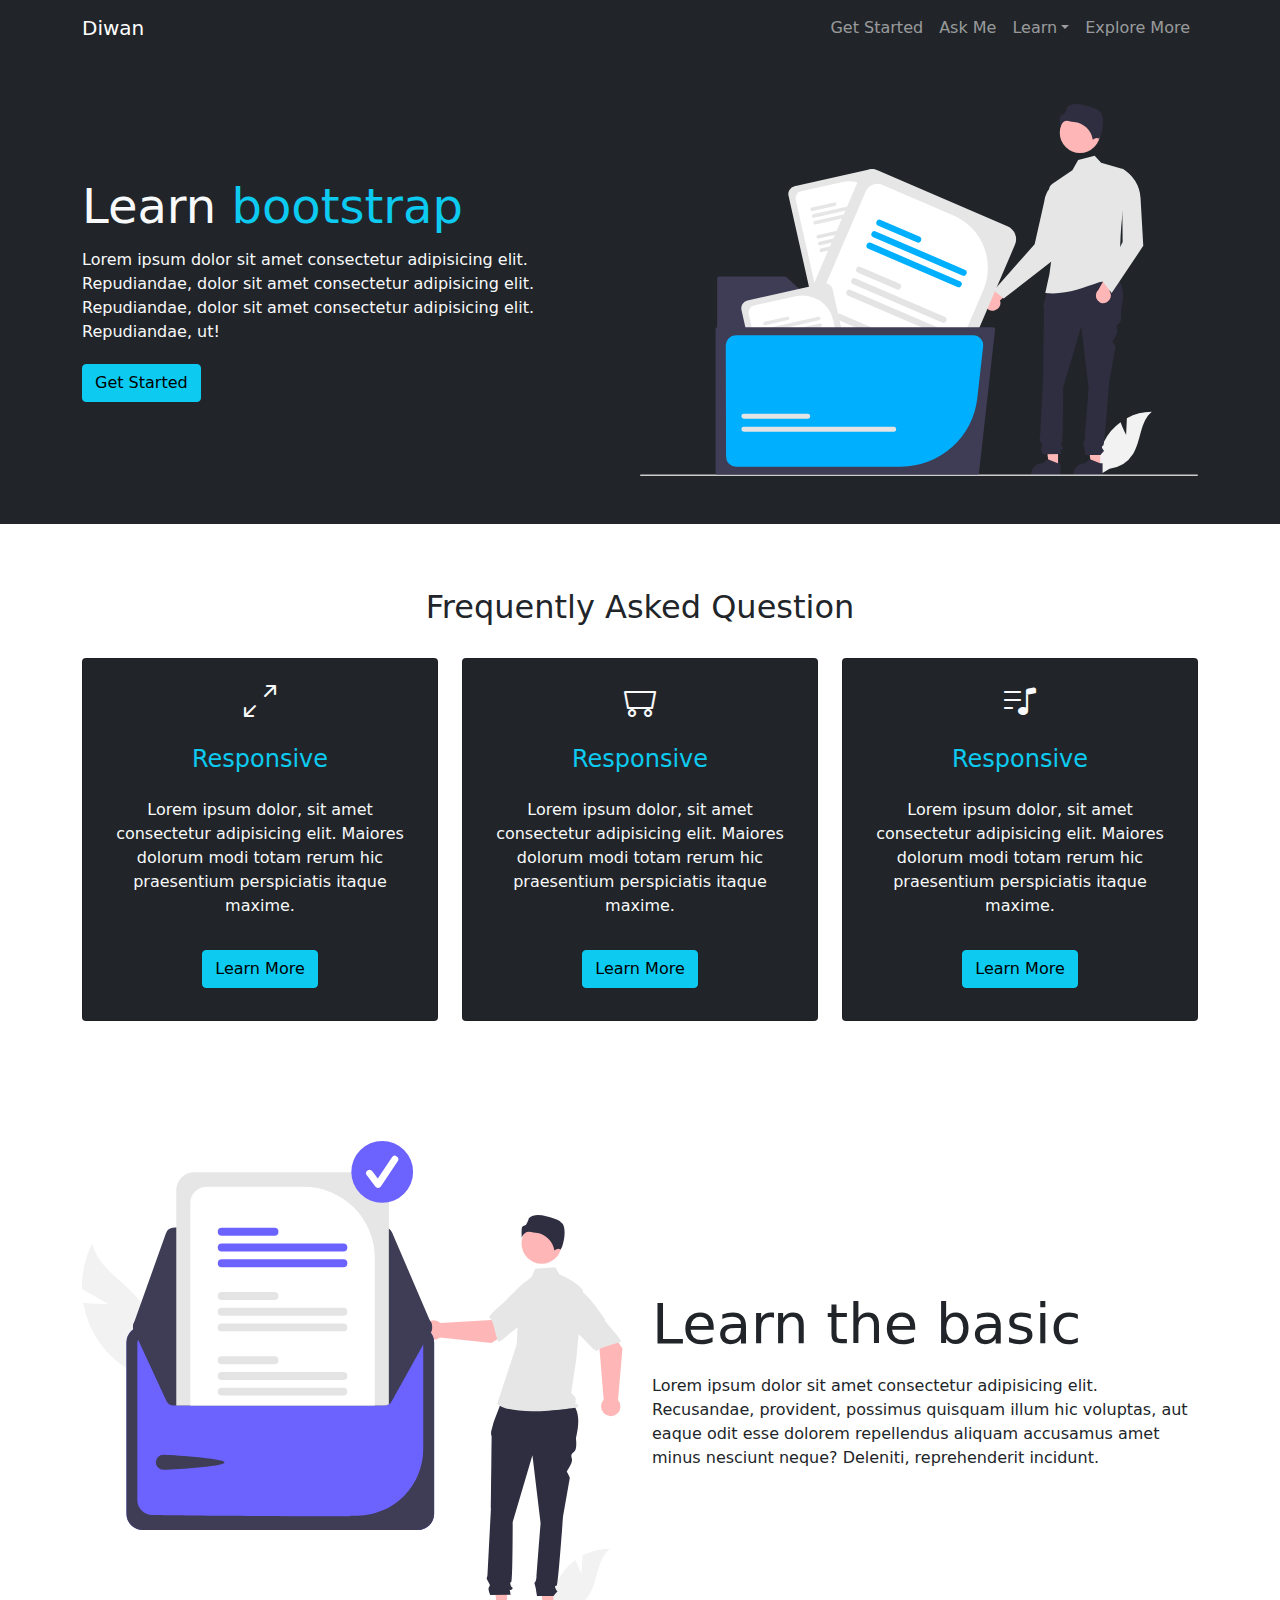
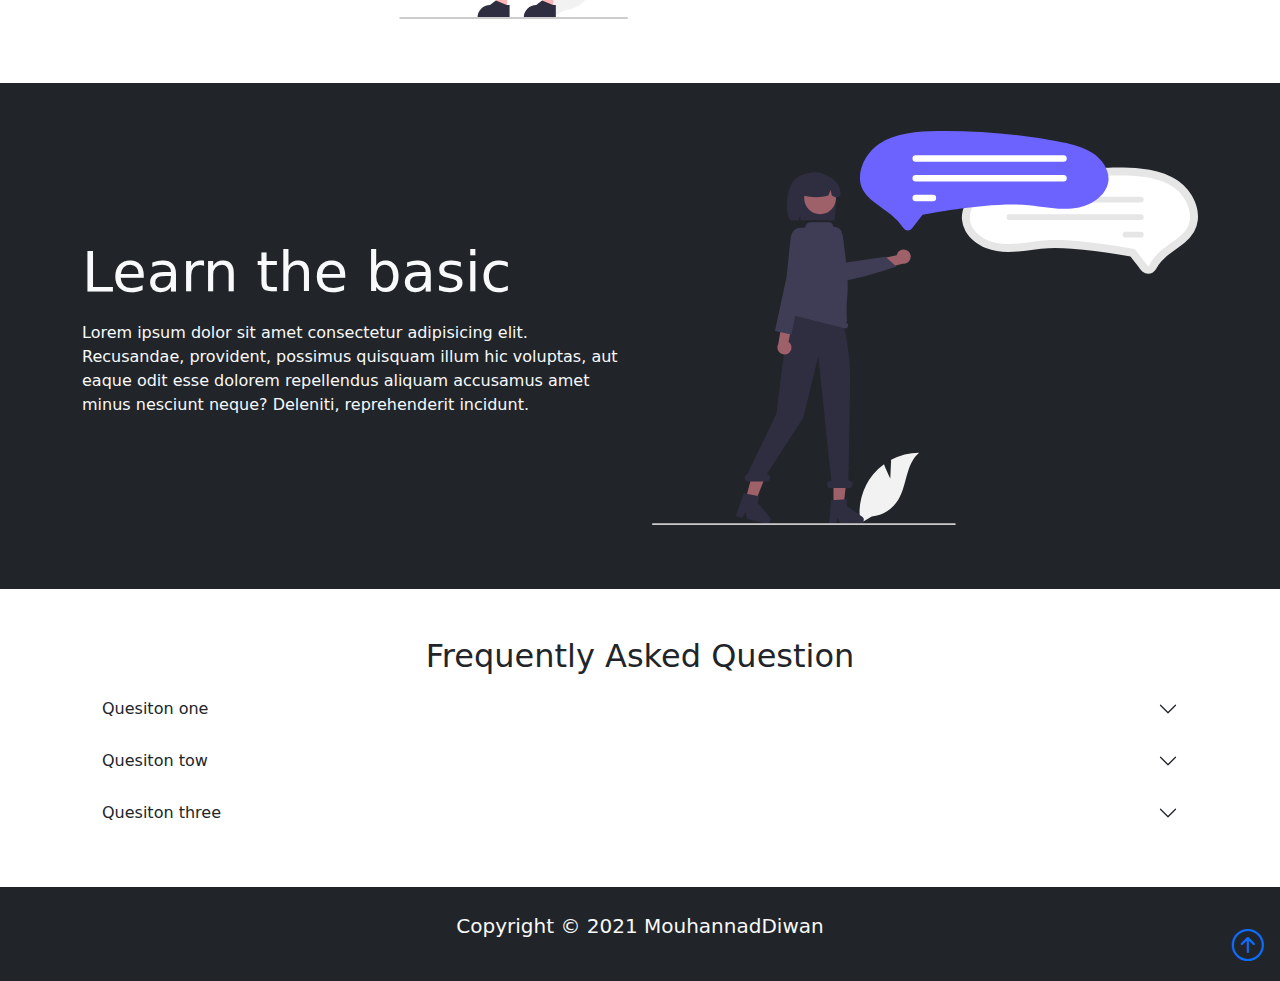
<file: index.html>
<!DOCTYPE html>
<html lang="en">

<head>
    <meta charset="UTF-8">
    <meta http-equiv="X-UA-Compatible" content="IE=edge">
    <meta name="viewport" content="width=device-width, initial-scale=1.0">
    <!-- CSS only -->
    <link rel="stylesheet" href="https://cdn.jsdelivr.net/npm/bootstrap-icons@1.6.1/font/bootstrap-icons.css">
    <link href="/css/bootstrap.min.css" rel="stylesheet"
        integrity="sha384-EVSTQN3/azprG1Anm3QDgpJLIm9Nao0Yz1ztcQTwFspd3yD65VohhpuuCOmLASjC" crossorigin="anonymous">
    <title>bootstrap 5</title>
</head>

<style>
    body::before{
        content: "";
        display: block;
        height: 56px;
    }
</style>
<body>


    <div class="navbar navbar-expand-md bg-dark navbar-dark text-white fixed-top">
        <div class="container">
            <a href="#" class="navbar-brand display-5">Diwan</a>

            <button class="navbar-toggler" type="button" data-bs-toggle="collapse" data-bs-target="#mainmenu">
                <span class="navbar-toggler-icon"></span>
            </button>

            <div class="collapse navbar-collapse " id="mainmenu">
                <ul class="navbar-nav ms-auto">
                    <li class="nav-item"><a href="#service" class="nav-link">Get Started</a></li>
                    <li class="nav-item"><a href="#learn" class="nav-link">Ask Me</a></li>
                    <li class="nav-item dropdown">
                        <a href="#" class="nav-link dropdown-toggle" data-bs-toggle="dropdown">Learn</a>
                        <ul class="dropdown-menu">
                            <li class="dropdown-item">How Are You</li>
                            <li class="dropdown-item">what is you name</li>
                            <li class="dropdown-item">where are you</li>
                        </ul>
                    </li>
                    <li class="nav-item"><a href="#next" class="nav-link">Explore More</a></li>
                </ul>
            </div>
        </div>
    </div>


    <!-- Hero------------------ -->

    <section class="bg-dark text-light py-5 text-center text-sm-start">
        <div class="container">
            <div class="d-sm-flex align-items-center">
                <div class="py-3">
                    <h1 class="display-5">Learn <span class="text-info">bootstrap</span></h1>
                    <p class="py-1  ">Lorem ipsum dolor sit amet consectetur adipisicing elit. Repudiandae, dolor sit
                        amet consectetur adipisicing elit. Repudiandae, dolor sit amet consectetur adipisicing elit.
                        Repudiandae, ut!</p>
                    <button class="btn btn-info">Get Started</button>
                </div>

                <img src="/img/w.svg" alt="" class="img-fluid w-50 d-none d-sm-block">

            </div>
        </div>
    </section>

    <!-- Service------------------ -->

    <section id="service" class="py-5">
        <div class="container">
            <h2 class="text-center mb-2 m-3">Frequently Asked Question</h2>
            <div class="row text-center">
                <div class="col-md-4 col-sm-6 my-4">
                    <div class="card bg-dark text-light p-2">
                        <div class="card-body text-center">
                            <div class="h2">
                                <i class="bi bi-arrows-angle-expand"></i></div>
                            <h4 class="card-title  mt-4 text-info">Responsive</h4>
                            <p class="card-text py-3">Lorem ipsum dolor, sit amet consectetur adipisicing elit. Maiores
                                dolorum modi totam rerum hic praesentium perspiciatis itaque maxime.</p>
                            <a href="#" class="btn btn-info mb-2">Learn More</a>

                        </div>
                    </div>
                </div>
                <div class="col-md-4 col-sm-6 my-4">
                    <div class="card bg-dark text-light p-2">
                        <div class="card-body text-center">
                            <div class="h2">
                                <i class="bi bi-minecart"></i></div>
                            <h4 class="card-title  mt-4 text-info">Responsive</h4>
                            <p class="card-text py-3">Lorem ipsum dolor, sit amet consectetur adipisicing elit. Maiores
                                dolorum modi totam rerum hic praesentium perspiciatis itaque maxime.</p>
                            <a href="#" class="btn btn-info mb-2">Learn More</a>

                        </div>
                    </div>
                </div>
                <div class="col-md-4 col-sm-6 my-4">
                    <div class="card bg-dark text-light p-2">
                        <div class="card-body text-center">
                            <div class="h2">
                                <i class="bi bi-music-note-list"></i></div>
                            <h4 class="card-title mt-4 text-info">Responsive</h4>
                            <p class="card-text py-3">Lorem ipsum dolor, sit amet consectetur adipisicing elit. Maiores
                                dolorum modi totam rerum hic praesentium perspiciatis itaque maxime.</p>
                            <a href="#" class="btn btn-info mb-2">Learn More</a>

                        </div>
                    </div>
                </div>

            </div>
        </div>
    </section>

    <!-- learn----------- -->

    <section id="learn" class="py-5">
        <div class="container">
            <div class="row align-items-center justify-content-center">
                <div class="col-md mb-3">
                    <img src="/img/web3.svg" alt="" class="img-fluid">
                </div>

                <div class="col-md">
                    <h1 class="display-4 mb-3">Learn the basic</h1>
                    <p>Lorem ipsum dolor sit amet consectetur adipisicing elit. Recusandae, provident, possimus quisquam
                        illum hic voluptas, aut eaque odit esse dolorem repellendus aliquam accusamus amet minus
                        nesciunt neque? Deleniti, reprehenderit incidunt.</p>
                </div>
            </div>
        </div>
    </section>

    <!-- Next----------- -->

    <section class="py-5 bg-dark text-light" id="next">
        <div class="container">
            <div class="row align-items-center justify-content-center flex-row-reverse">
                <div class="col-md mb-3">
                    <img src="/img/web2.svg" alt="" class="img-fluid">
                </div>

                <div class="col-md">
                    <h1 class="display-4 mb-3">Learn the basic</h1>
                    <p>Lorem ipsum dolor sit amet consectetur adipisicing elit. Recusandae, provident, possimus quisquam
                        illum hic voluptas, aut eaque odit esse dolorem repellendus aliquam accusamus amet minus
                        nesciunt neque? Deleniti, reprehenderit incidunt.</p>
                </div>
            </div>
        </div>
    </section>

    <!-- collapse----------- -->

    <section class="py-5">
        <div class="container">
            <h2 class="text-center mb-2">Frequently Asked Question</h2>

            <div class="accordion accordion-flush" id="bt-faq">
                <div class="accordion-items">
                    <h5 class="accordion-header" id="q-1">
                        <button class="accordion-button collapsed" data-bs-toggle="collapse"
                            data-bs-target="#a-1">Quesiton one</button>
                    </h5>
                    <div class="accordion-collapse collapse p-2" id="a-1" data-bs-parent="#bt-faq">Lorem ipsum dolor sit
                        amet consectetur
                        adipisicing elit. Voluptatum odit similique eligendi quasi assumenda. Laudantium vel minima qui,
                        fuga ratione eos fugit tenetur provident similique quasi, numquam laborum quis cum.</div>
                </div>
            </div>

            <div class="accordion accordion-flush" id="bt-faq">
                <div class="accordion-items">
                    <h5 class="accordion-header" id="q-2">
                        <button class="accordion-button collapsed" data-bs-toggle="collapse"
                            data-bs-target="#a-2">Quesiton tow</button>
                    </h5>
                    <div class="accordion-collapse collapse p-2" id="a-2" data-bs-parent="#bt-faq">Lorem ipsum dolor sit
                        amet consectetur
                        adipisicing elit. Voluptatum odit similique eligendi quasi assumenda. Laudantium vel minima qui,
                        fuga ratione eos fugit tenetur provident similique quasi, numquam laborum quis cum.</div>
                </div>
            </div>

            <div class="accordion accordion-flush" id="bt-faq">
                <div class="accordion-items">
                    <h5 class="accordion-header" id="q-3">
                        <button class="accordion-button collapsed" data-bs-toggle="collapse"
                            data-bs-target="#a-3">Quesiton three</button>
                    </h5>
                    <div class="accordion-collapse collapse p-2" id="a-3" data-bs-parent="#bt-faq">Lorem ipsum dolor sit
                        amet consectetur
                        adipisicing elit. Voluptatum odit similique eligendi quasi assumenda. Laudantium vel minima qui,
                        fuga ratione eos fugit tenetur provident similique quasi, numquam laborum quis cum.</div>
                </div>
            </div>
        </div>
    </section>

    <!-- footer----------- -->

    <footer class="py-4 text-light bg-dark text-center position-relative">
        <div class="container">
            <p class="lead">Copyright &copy; 2021 MouhannadDiwan</p>

            <a href="#" class="position-absolute bottom-0 end-0 p-3">
                <i class="bi bi-arrow-up-circle h2"></i>
            </a>
        </div>
    </footer>


    <script src="/js/bootstrap.bundle.min.js"
        integrity="sha384-MrcW6ZMFYlzcLA8Nl+NtUVF0sA7MsXsP1UyJoMp4YLEuNSfAP+JcXn/tWtIaxVXM" crossorigin="anonymous">
    </script>
</body>

</html>
</file>
